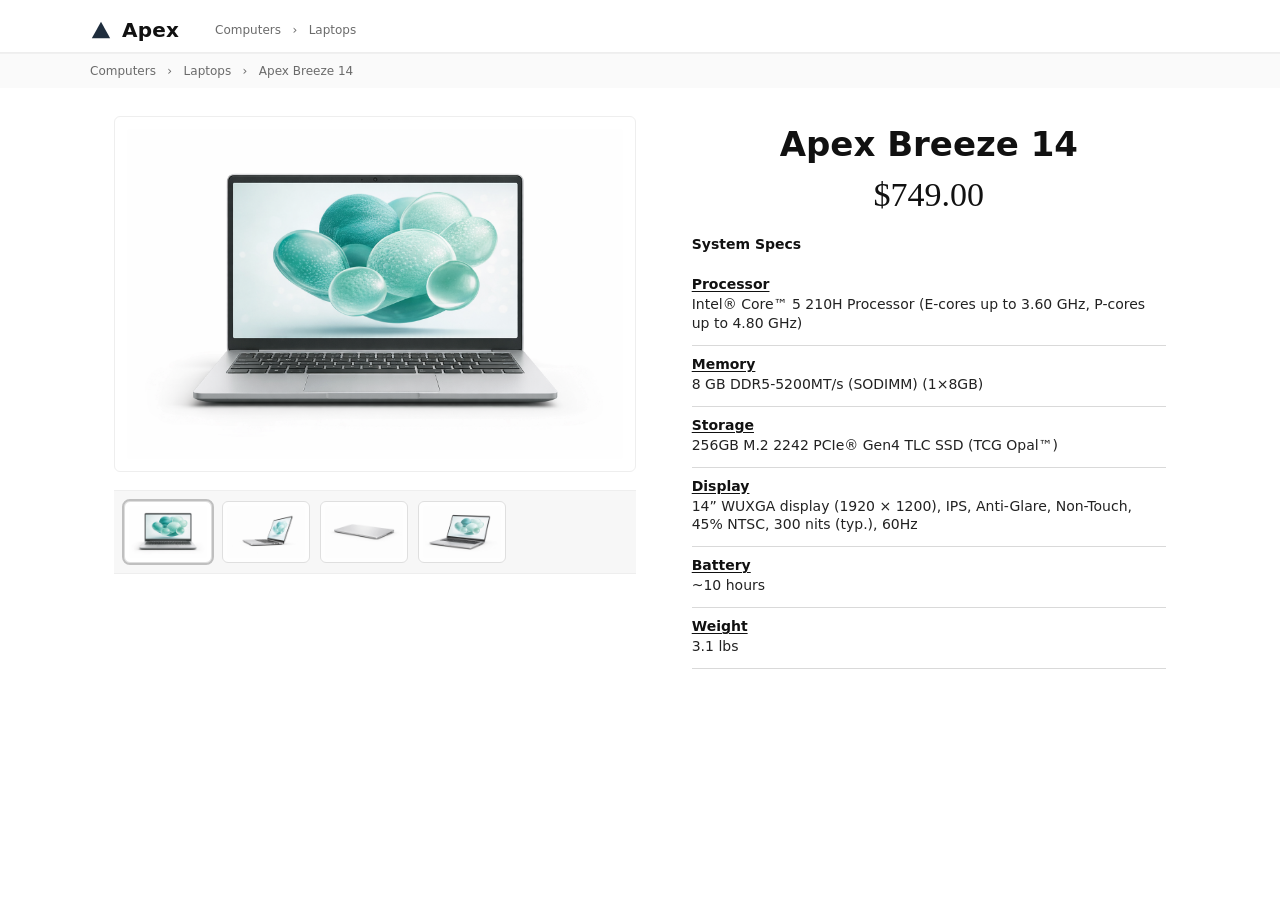
<file: index.html>
<!doctype html>
<html lang="en">
<head>
  <meta charset="utf-8" />
  <meta name="viewport" content="width=device-width, initial-scale=1" />
  <title>Apex Breeze 14</title>

  <style>
    :root{
      --ink:#111;
      --muted:#6b6b6b;
      --rule:#d9d9d9;
      --bg:#ffffff;
      --serif: Georgia, "Times New Roman", Times, serif;
      --sans: ui-sans-serif, system-ui, -apple-system, "Segoe UI", Roboto, Arial, "Noto Sans", "Helvetica Neue", Helvetica, sans-serif;
    }

    *{ box-sizing:border-box; }
    body{
      margin:0;
      background:var(--bg);
      color:var(--ink);
      font-family:var(--sans);
    }

    .topbar{
      border-bottom:1px solid #eee;
      padding:18px 24px 10px;
    }
    .topbar-inner{
      max-width:1100px;
      margin:0 auto;
      display:flex;
      align-items:center;
      gap:18px;
    }
    .logo{
      display:flex;
      align-items:center;
      gap:10px;
      font-weight:700;
      letter-spacing:.2px;
      font-size:20px;
    }
    .logo-mark{
      width:22px;
      height:22px;
      display:inline-block;
    }
    .crumbs{
      margin-left:18px;
      font-size:12px;
      color:var(--muted);
    }

    .crumbline{
      border-top:1px solid #f0f0f0;
      padding:10px 24px;
      background:#fafafa;
    }
    .crumbline-inner{
      max-width:1100px;
      margin:0 auto;
      font-size:12px;
      color:var(--muted);
    }

    .page{
      max-width:1100px;
      margin:0 auto;
      padding:28px 24px 54px;
    }

    .grid{
      display:grid;
      grid-template-columns: 1.1fr 1fr;
      gap:56px;
      align-items:start;
    }

    .media{
      display:flex;
      flex-direction:column;
      gap:18px;
    }
    .hero{
      border:1px solid #eee;
      border-radius:6px;
      padding:12px;
      background:#fff;
    }
    .hero img{
      width:100%;
      display:block;
      border-radius:4px;
    }

    .thumbs{
      display:flex;
      gap:10px;
      padding:10px;
      border-top:1px solid #eee;
      border-bottom:1px solid #eee;
      background:#f7f7f7;
      overflow:auto;
    }
    .thumb{
      width:88px;
      height:62px;
      border:1px solid #ddd;
      background:#fff;
      border-radius:6px;
      padding:4px;
      cursor:pointer;
      display:grid;
      place-items:center;
      opacity:.9;
      flex:0 0 auto;
    }
    .thumb img{
      width:100%;
      height:100%;
      object-fit:cover;
      display:block;
      border-radius:4px;
    }
    .thumb[aria-current="true"]{
      outline:2px solid #bfbfbf;
      opacity:1;
    }

    .title{
      text-align:center;
      font-size:34px;
      font-weight:700;
      margin:8px 0 12px;
    }
    .price{
      text-align:center;
      font-family:var(--serif);
      font-size:34px;
      margin:0 0 22px;
    }

    .spec-head{
      font-size:14px;
      font-weight:700;
      margin:0 0 14px;
    }

    .specs{
      width:100%;
      max-width:520px;
      margin:0 auto;
      font-size:14px;
    }
    .row{
      padding:10px 0 12px;
      border-bottom:1px solid var(--rule);
    }
    .label{
      font-weight:700;
      margin-bottom:3px;
      text-decoration:underline;
      text-underline-offset:2px;
    }
    .value{
      line-height:1.35;
      color:#222;
    }

    @media (max-width: 920px){
      .grid{ grid-template-columns:1fr; gap:28px; }
      .title, .price{ text-align:left; }
      .specs{ margin:0; }
    }
  </style>
</head>

<body>
  <div class="topbar">
    <div class="topbar-inner">
      <div class="logo" aria-label="Apex">
        <svg class="logo-mark" viewBox="0 0 24 24" fill="none" aria-hidden="true">
          <path d="M12 3L22 21H2L12 3Z" fill="#1f2d3d"/>
        </svg>
        Apex
      </div>
      <div class="crumbs">Computers &nbsp;&nbsp;›&nbsp;&nbsp; Laptops</div>
    </div>
  </div>

  <div class="crumbline">
    <div class="crumbline-inner">Computers &nbsp;&nbsp;›&nbsp;&nbsp; Laptops &nbsp;&nbsp;›&nbsp;&nbsp; Apex Breeze 14</div>
  </div>

  <main class="page">
    <div class="grid">

      <section class="media" aria-label="Product images">
        <div class="hero">
          <img id="heroImg" src="apex-main.png" alt="Apex Breeze 14">
        </div>

        <div class="thumbs" role="listbox" aria-label="More views">
          <button class="thumb" type="button" aria-current="true" data-src="apex-main.png" title="View 1">
            <img src="apex-main.png" alt="View 1">
          </button>

          <button class="thumb" type="button" aria-current="false" data-src="apex-1.png" title="View 2">
            <img src="apex-1.png" alt="View 2">
          </button>

          <button class="thumb" type="button" aria-current="false" data-src="apex-2.png" title="View 3">
            <img src="apex-2.png" alt="View 3">
          </button>

          <button class="thumb" type="button" aria-current="false" data-src="apex-3.png" title="View 4">
            <img src="apex-3.png" alt="View 4">
          </button>
        </div>
      </section>

      <section aria-label="Product details">
        <div class="title">Apex Breeze 14</div>
        <div class="price">$749.00</div>

        <div class="specs">
          <div class="spec-head">System Specs</div>

          <div class="row">
            <div class="label">Processor</div>
            <div class="value">Intel&reg; Core&trade; 5 210H Processor (E-cores up to 3.60 GHz, P-cores up to 4.80 GHz)</div>
          </div>

          <div class="row">
            <div class="label">Memory</div>
            <div class="value">8 GB DDR5-5200MT/s (SODIMM) (1&times;8GB)</div>
          </div>

          <div class="row">
            <div class="label">Storage</div>
            <div class="value">256GB M.2 2242 PCIe&reg; Gen4 TLC SSD (TCG Opal&trade;)</div>
          </div>

          <div class="row">
            <div class="label">Display</div>
            <div class="value">14&rdquo; WUXGA display (1920 &times; 1200), IPS, Anti-Glare, Non-Touch, 45% NTSC, 300 nits (typ.), 60Hz</div>
          </div>

          <div class="row">
            <div class="label">Battery</div>
            <div class="value">~10 hours</div>
          </div>

          <div class="row">
            <div class="label">Weight</div>
            <div class="value">3.1 lbs</div>
          </div>
        </div>
      </section>

    </div>
  </main>

  <script>
    const hero = document.getElementById('heroImg');
    const thumbs = Array.from(document.querySelectorAll('.thumb'));

    thumbs.forEach(btn => {
      btn.addEventListener('click', () => {
        hero.src = btn.dataset.src;
        thumbs.forEach(t => t.setAttribute('aria-current', 'false'));
        btn.setAttribute('aria-current', 'true');
      });
    });
  </script>
</body>
</html>
</file>
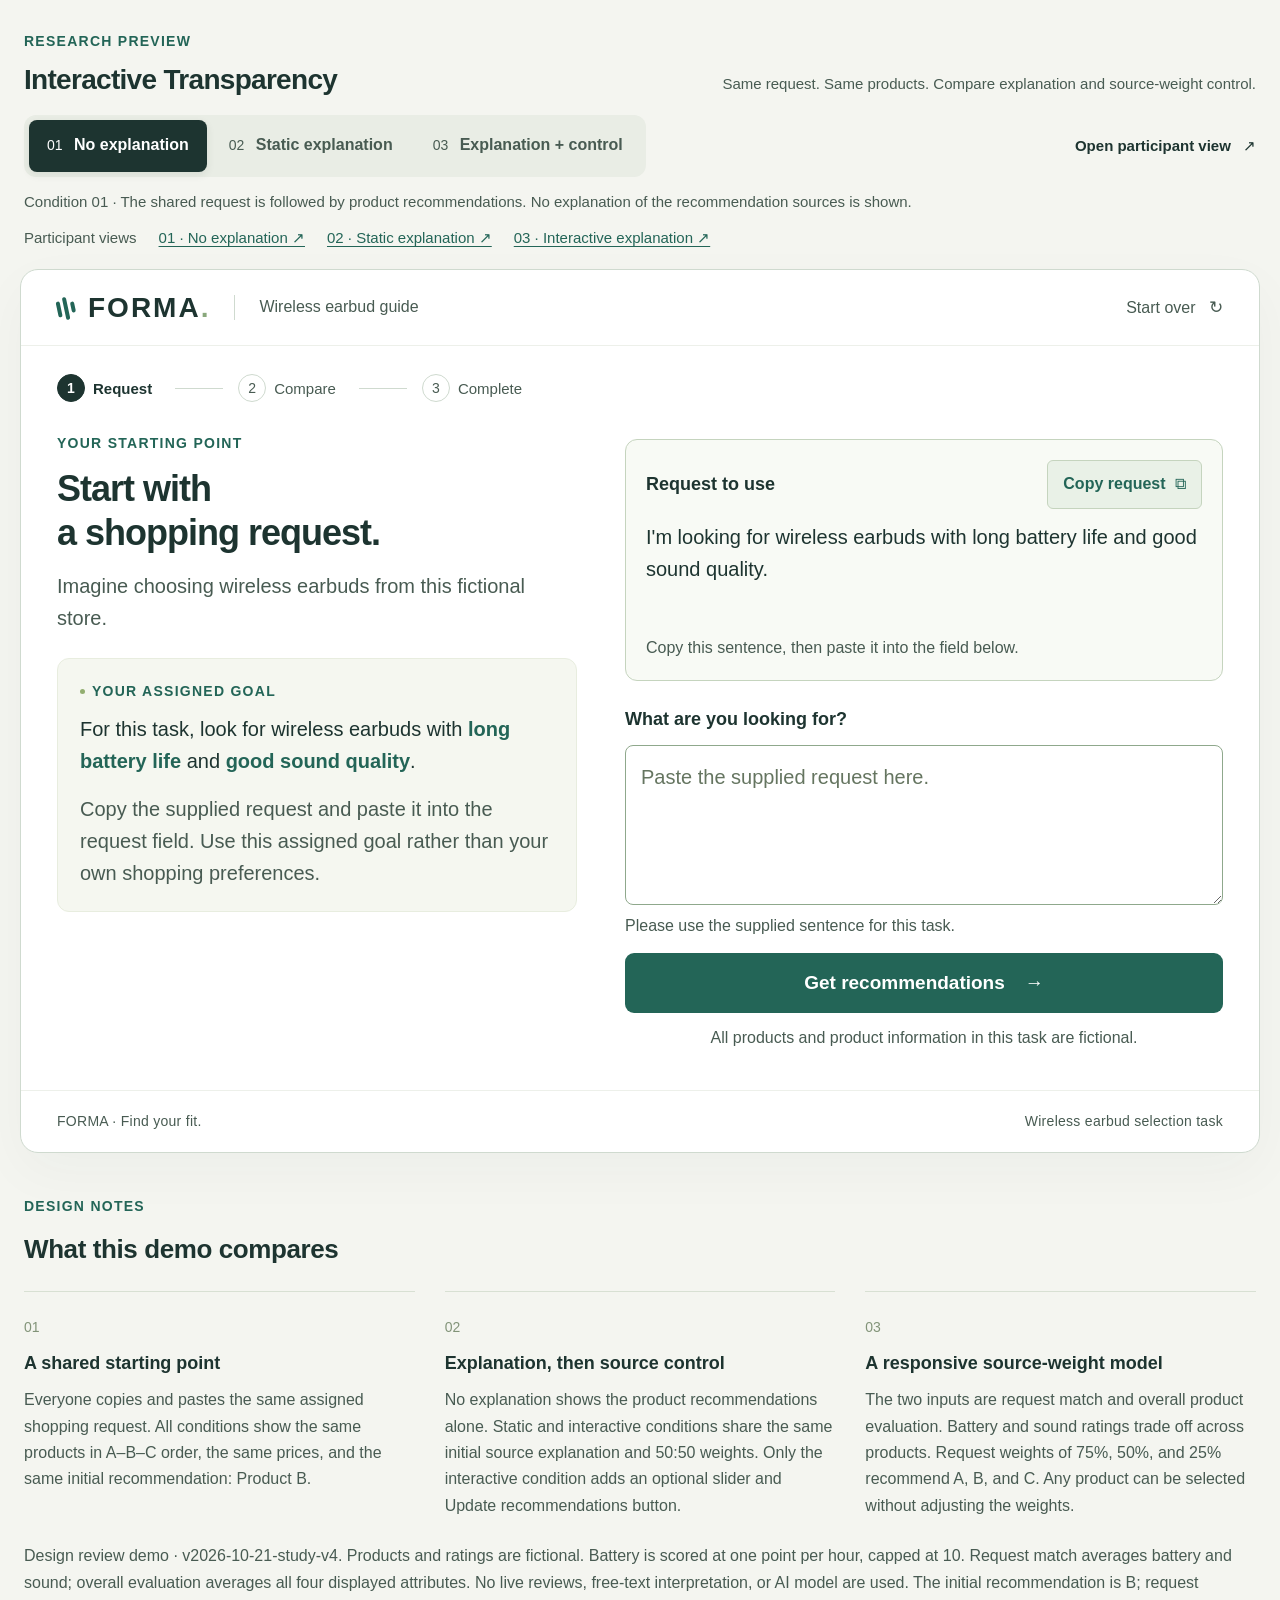
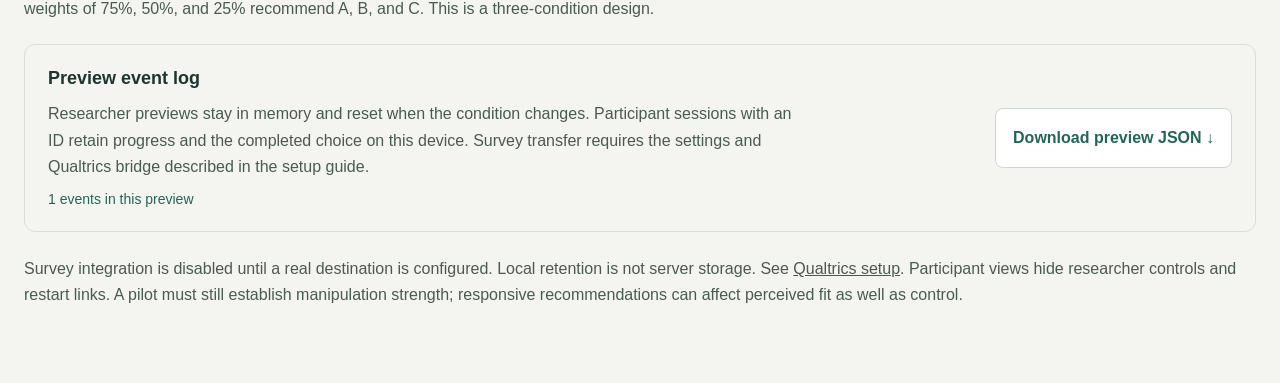
<file: interactive-transparency-demo/index.html>
<!doctype html>
<html lang="en">
<head>
  <meta charset="utf-8">
  <meta name="viewport" content="width=device-width, initial-scale=1">
  <meta name="theme-color" content="#f4f5f0">
  <meta name="description" content="A research demo comparing three recommendation interfaces with different levels of explanation and control.">
  <title>FORMA — Earbud Recommendation Demo</title>
  <link rel="stylesheet" href="./styles.css?v=2026-10-21-study-v4c">
  <script src="./study-config.js?v=2026-10-21-study-v4" defer></script>
  <script src="./study-session.js?v=2026-10-21-study-v4" defer></script>
  <script src="./app.js?v=2026-10-21-study-v4" defer></script>
</head>
<body>
  <a class="skip-link" href="#main">Skip to content</a>
  <div class="research-shell" id="research-shell">
    <div class="research-intro">
      <div><span class="eyebrow">RESEARCH PREVIEW</span><h1>Interactive Transparency</h1></div>
      <p>Same request. Same products. Compare explanation and source-weight control.</p>
    </div>
    <div class="research-toolbar">
      <div class="condition-tabs" role="group" aria-label="Choose an experimental condition">
        <button type="button" data-condition="none" aria-pressed="true"><span>01</span> No explanation</button>
        <button type="button" data-condition="static" aria-pressed="false"><span>02</span> Static explanation</button>
        <button type="button" data-condition="interactive" aria-pressed="false"><span>03</span> Explanation + control</button>
      </div>
      <a class="participant-link" id="participant-link" href="?c=1&amp;mode=participant" target="_blank" rel="noopener">Open participant view <span aria-hidden="true">↗</span></a>
    </div>
    <div class="condition-description" id="condition-description"></div>
    <div class="research-links" aria-label="Direct participant links"><span>Participant views</span><a data-participant-condition="none" href="?c=1&amp;mode=participant" target="_blank" rel="noopener">01 · No explanation ↗</a><a data-participant-condition="static" href="?c=2&amp;mode=participant" target="_blank" rel="noopener">02 · Static explanation ↗</a><a data-participant-condition="interactive" href="?c=3&amp;mode=participant" target="_blank" rel="noopener">03 · Interactive explanation ↗</a></div>
  </div>

  <div class="app-shell">
    <header class="app-header">
      <a class="brand" href="./" id="brand-link" aria-label="FORMA home"><span class="brand-icon" aria-hidden="true"><i></i><i></i><i></i></span>FORMA<span class="brand-dot">.</span></a>
      <span class="header-label">Wireless earbud guide</span>
      <button class="reset-button" type="button" id="reset-button" aria-label="Restart the current condition">Start over <span aria-hidden="true">↻</span></button>
    </header>

    <div class="session-notice" id="session-notice" hidden></div>
    <main id="main" tabindex="-1">
      <ol class="steps" aria-label="Task progress">
        <li data-step="1" class="active" aria-current="step"><span>1</span> Request</li>
        <li data-step="2"><span>2</span> Compare</li>
        <li data-step="3"><span>3</span> Complete</li>
      </ol>
      <div id="screen"></div>
    </main>
    <footer class="app-footer"><span>FORMA · Find your fit.</span><span>Wireless earbud selection task</span></footer>
  </div>

  <section class="design-notes" id="design-notes" aria-labelledby="notes-heading">
    <div><span class="eyebrow">DESIGN NOTES</span><h2 id="notes-heading">What this demo compares</h2></div>
    <div class="notes-grid">
      <article><span class="note-number">01</span><h3>A shared starting point</h3><p>Everyone copies and pastes the same assigned shopping request. All conditions show the same products in A–B–C order, the same prices, and the same initial recommendation: Product B.</p></article>
      <article><span class="note-number">02</span><h3>Explanation, then source control</h3><p>No explanation shows the product recommendations alone. Static and interactive conditions share the same initial source explanation and 50:50 weights. Only the interactive condition adds an optional slider and Update recommendations button.</p></article>
      <article><span class="note-number">03</span><h3>A responsive source-weight model</h3><p>The two inputs are request match and overall product evaluation. Battery and sound ratings trade off across products. Request weights of 75%, 50%, and 25% recommend A, B, and C. Any product can be selected without adjusting the weights.</p></article>
    </div>
    <p class="demo-disclaimer">Design review demo · v2026-10-21-study-v4. Products and ratings are fictional. Battery is scored at one point per hour, capped at 10. Request match averages battery and sound; overall evaluation averages all four displayed attributes. No live reviews, free-text interpretation, or AI model are used. The initial recommendation is B; request weights of 75%, 50%, and 25% recommend A, B, and C. This is a three-condition design.</p>
    <div class="event-export"><div><h3>Preview event log</h3><p>Researcher previews stay in memory and reset when the condition changes. Participant sessions with an ID retain progress and the completed choice on this device. Survey transfer requires the settings and Qualtrics bridge described in the setup guide.</p><span id="event-count">0 events in this preview</span></div><button type="button" class="secondary-button" id="export-events">Download preview JSON <span aria-hidden="true">↓</span></button></div>
    <p class="demo-disclaimer">Survey integration is disabled until a real destination is configured. Local retention is not server storage. See <a href="./QUALTRICS_SETUP.md">Qualtrics setup</a>. Participant views hide researcher controls and restart links. A pilot must still establish manipulation strength; responsive recommendations can affect perceived fit as well as control.</p>
  </section>
  <div class="sr-only" id="announcement" aria-live="polite" aria-atomic="true"></div>
</body>
</html>
</file>
<file: interactive-transparency-demo/styles.css>
:root{--bg:#f4f5f0;--paper:#fff;--ink:#1d3430;--muted:#6a7771;--line:#e1e7df;--teal:#236557;--teal-dark:#174b41;--mint:#e9f1e7;--lime:#d9edaa;--error:#a03e2a;--shadow:0 18px 55px rgba(29,52,48,.035);font-family:Inter,Pretendard,-apple-system,BlinkMacSystemFont,"Segoe UI","Noto Sans KR",Arial,sans-serif;color:var(--ink);background:var(--bg);font-synthesis:none}
*{box-sizing:border-box}body{margin:0}button,input,a{-webkit-tap-highlight-color:transparent}button,input{font:inherit}button,a{touch-action:manipulation}button{cursor:pointer}a{color:inherit}button:focus-visible,a:focus-visible,input:focus-visible{outline:3px solid #86b879;outline-offset:4px}button:disabled{cursor:not-allowed}button{color:inherit}.skip-link{position:absolute;left:16px;top:-60px;background:var(--ink);color:white;padding:12px;z-index:99}.skip-link:focus{top:12px}.sr-only{position:absolute;width:1px;height:1px;padding:0;margin:-1px;overflow:hidden;clip:rect(0,0,0,0);white-space:nowrap;border:0}.research-shell{max-width:1240px;margin:0 auto;padding:36px 30px 24px}.research-intro{display:flex;align-items:end;justify-content:space-between;gap:30px;margin-bottom:24px}.eyebrow{font-size:10px;letter-spacing:.17em;font-weight:750;color:var(--teal)}.research-intro h1{font-size:21px;letter-spacing:-.7px;margin:8px 0 0}.research-intro p{font-size:12px;color:var(--muted);margin:0;line-height:1.7}.research-toolbar{display:flex;justify-content:space-between;align-items:center;gap:20px}.condition-tabs{display:flex;background:#e9ede5;padding:5px;border-radius:12px;gap:4px}.condition-tabs button{border:0;background:transparent;padding:12px 20px;border-radius:8px;font-size:12px;font-weight:650;color:var(--muted);white-space:nowrap}.condition-tabs button span{font-size:10px;font-weight:500;margin-right:7px;opacity:.65}.condition-tabs button[aria-pressed=true]{background:var(--ink);color:#fff;box-shadow:0 3px 9px #1d343017}.participant-link{font-size:12px;text-decoration:none;font-weight:650;padding:12px 0;white-space:nowrap}.participant-link span{margin-left:8px}.condition-description{color:var(--muted);font-size:11px;line-height:1.7;min-height:20px;margin-top:12px}.app-shell{max-width:1180px;margin:0 auto 32px;background:var(--paper);border:1px solid var(--line);border-radius:22px;box-shadow:var(--shadow);overflow:hidden}.app-header{height:88px;padding:0 48px;display:flex;align-items:center;border-bottom:1px solid #edf0ea}.brand{font-size:24px;letter-spacing:2px;font-weight:800;text-decoration:none;display:flex;align-items:center}.brand-dot{color:#89a87c}.brand-icon{display:flex;align-items:center;gap:3px;margin-right:13px;height:22px;transform:rotate(-12deg)}.brand-icon i{display:block;width:4px;background:var(--teal);border-radius:2px;height:16px}.brand-icon i:nth-child(2){height:23px}.brand-icon i:nth-child(3){height:11px}.header-label{font-size:11px;color:var(--muted);margin-left:24px;padding-left:24px;border-left:1px solid var(--line)}.reset-button{margin-left:auto;border:0;background:none;font-size:11px;color:var(--muted);padding:12px 0 12px 12px}.reset-button span{font-size:17px;margin-left:9px}main{padding:36px 48px 52px;min-height:620px}main:focus{outline:none}.steps{display:flex;gap:0;list-style:none;margin:0 0 46px;padding:0;align-items:center;font-size:11px;color:#95a198}.steps li{display:flex;align-items:center;gap:8px;white-space:nowrap}.steps li:not(:last-child):after{content:"";width:48px;height:1px;background:var(--line);margin:0 15px}.steps li span{width:22px;height:22px;border:1px solid var(--line);border-radius:50%;display:grid;place-items:center;font-size:10px}.steps .active{font-weight:700;color:var(--ink)}.steps .active span{background:var(--ink);color:white;border-color:var(--ink)}.steps .done span{background:var(--mint);border-color:var(--mint);color:var(--teal)}.screen-title{font-size:32px;line-height:1.38;letter-spacing:-1.3px;margin:10px 0 14px;font-weight:700}.screen-copy{font-size:13px;line-height:1.8;color:var(--muted);margin:0}.preference-layout{display:grid;grid-template-columns:1.02fr 1fr;gap:70px;align-items:start}.task-card{background:#f5f7f0;padding:22px 24px;border:1px solid #e8eddf;border-radius:12px;margin-top:30px}.task-label{font-size:10px;color:var(--teal);font-weight:750;letter-spacing:.09em;display:flex;align-items:center;gap:7px}.task-label:before{content:"";width:5px;height:5px;border-radius:50%;background:#92ae70}.task-card p{margin:11px 0 0;font-size:14px;line-height:1.85}.task-card strong{color:var(--teal)}.task-card .task-small{font-size:11px;color:var(--muted);margin-top:9px}.preference-form{padding-top:13px}.form-label{font-size:12px;font-weight:700;margin:0 0 16px}.preference-options{display:grid;grid-template-columns:1fr 1fr;gap:12px}.preference-option{position:relative;display:flex;align-items:center;padding:21px 17px;border:1px solid var(--line);border-radius:11px;cursor:pointer;gap:12px;min-height:89px;transition:background .15s,border .15s}.preference-option:hover{background:#fafbf8}.preference-option:has(input:checked){border-color:var(--teal);background:#f0f6ed}.preference-option input{position:absolute;inset:0;opacity:0;width:100%;height:100%;margin:0;cursor:pointer}.preference-option:has(input:focus-visible){outline:3px solid #86b879;outline-offset:3px}.option-icon{width:28px;height:28px;color:#698574}.option-title{font-size:13px;font-weight:650}.option-check{margin-left:auto;display:grid;place-items:center;width:18px;height:18px;border:1px solid #cfd9ce;border-radius:50%;color:transparent;font-size:11px}.preference-option:has(input:checked) .option-check{border-color:var(--teal);background:var(--teal);color:white}.primary-button{display:flex;align-items:center;justify-content:center;gap:20px;background:var(--teal);color:#fff;border:0;border-radius:9px;padding:17px 23px;font-size:13px;font-weight:650;min-height:49px;transition:background .15s,transform .15s}.primary-button:hover:not(:disabled){background:var(--teal-dark);transform:translateY(-1px)}.primary-button:disabled{background:#dce4db;color:#8c9a8c}.primary-button.full{width:100%}.preference-form .primary-button{margin-top:22px}.form-error{font-size:12px;color:var(--error);line-height:1.6;min-height:20px;margin:10px 0 0}.form-hint{font-size:10px;color:#879287;margin:13px 0 0;text-align:center;line-height:1.6}.recommendation-heading{display:flex;justify-content:space-between;gap:24px;align-items:center}.recommendation-heading .screen-title{font-size:29px;margin-top:7px;margin-bottom:9px}.recommendation-heading .screen-copy{font-size:12px}.category-pill{border:1px solid var(--line);padding:8px 12px;border-radius:20px;font-size:10px;color:var(--muted);white-space:nowrap}.explanation-panel{background:#f3f7ef;border:1px solid #e3ecdc;border-radius:12px;padding:22px 25px;margin:28px 0 0}.explanation-top{display:flex;justify-content:space-between;align-items:center;gap:20px}.explanation-label{color:var(--teal);font-size:10px;font-weight:750;letter-spacing:.07em;margin-bottom:8px}.explanation-main{font-size:15px;font-weight:650;letter-spacing:-.3px}.weight-visual{display:flex;width:185px;gap:5px;flex-shrink:0}.weight-visual div{height:6px;border-radius:3px;background:var(--teal);transition:width .2s}.weight-visual div:last-child{background:#a9c395}.weight-labels{display:flex;justify-content:space-between;font-size:10px;color:var(--muted);margin-top:8px}.control-divider{height:1px;background:#dfe9d8;margin:22px 0 18px}.control-heading{display:flex;align-items:baseline;gap:10px;margin-bottom:13px}.control-heading h3{font-size:12px;margin:0}.control-heading p{font-size:10px;color:var(--muted);margin:0;line-height:1.6}.preset-row{display:flex;gap:12px;align-items:stretch}.preset-options{display:grid;grid-template-columns:repeat(3,1fr);gap:9px;flex:1}.preset{position:relative;background:#fff;border:1px solid #dce5d7;border-radius:8px;padding:12px 15px;cursor:pointer}.preset:has(input:checked){border-color:var(--teal);box-shadow:0 0 0 1px var(--teal);background:#fff}.preset:has(input:focus-visible){outline:3px solid #86b879;outline-offset:3px}.preset input{position:absolute;opacity:0;inset:0;width:100%;height:100%;cursor:pointer;margin:0}.preset strong{display:block;font-size:11px;margin-bottom:5px}.preset small{font-size:9px;color:var(--muted)}.apply-button{padding:12px 19px;font-size:11px;white-space:nowrap}.apply-status{font-size:10px;line-height:1.7;color:var(--teal);margin:12px 0 0;min-height:17px}.products-caption{display:flex;justify-content:space-between;align-items:baseline;margin:29px 0 14px;gap:15px}.products-caption h3{font-size:12px;margin:0;font-weight:650}.products-caption p{font-size:10px;color:var(--muted);margin:0;line-height:1.6}.products-grid{display:grid;grid-template-columns:repeat(3,1fr);gap:17px}.product-card{position:relative;border:1px solid var(--line);border-radius:13px;padding:19px;cursor:pointer;display:block;background:#fff;transition:border .15s,box-shadow .15s}.product-card:hover{border-color:#a7bba2;box-shadow:0 6px 20px #1d343008}.product-card.selected{border-color:var(--teal);box-shadow:0 0 0 1px var(--teal)}.product-card:has(input:focus-visible){outline:3px solid #86b879;outline-offset:4px}.product-card>input{position:absolute;opacity:0;inset:0;width:100%;height:100%;margin:0;cursor:pointer}.product-topline{display:flex;align-items:center;justify-content:space-between;min-height:24px;position:relative;pointer-events:none}.product-number{font-size:10px;color:#879587;font-weight:600}.recommend-badge{background:var(--mint);color:var(--teal);font-size:9px;padding:5px 8px;border-radius:5px;font-weight:700;letter-spacing:.01em}.product-art{height:141px;display:flex;align-items:center;justify-content:center;margin:2px 0 5px;pointer-events:none;background:radial-gradient(ellipse at 50% 80%,#f0f3ed 0%,transparent 64%)}.earbud-svg{width:145px;height:130px;overflow:visible}.product-heading{display:flex;align-items:center;justify-content:space-between;margin-bottom:4px;pointer-events:none}.product-heading h4{font-size:16px;letter-spacing:-.4px;margin:0}.selection-circle{width:19px;height:19px;border-radius:50%;border:1px solid #ccd7c8;display:grid;place-items:center;font-size:11px;color:transparent}.selected .selection-circle{background:var(--teal);border-color:var(--teal);color:#fff}.product-subtitle{font-size:10px;color:var(--muted);margin:0}.product-price{font-size:17px;letter-spacing:-.4px;font-weight:650;margin:16px 0}.product-price small{font-size:11px;font-weight:500;margin-left:2px}.spec-row{display:flex;align-items:center;gap:8px;font-size:10px;margin:10px 0}.spec-name{width:33px;color:var(--muted)}.spec-track{flex:1;height:4px;background:#edf0e9;border-radius:5px;overflow:hidden}.spec-track span{height:100%;display:block;background:#9bb68c;border-radius:5px}.spec-number{font-size:10px;color:var(--ink);width:37px;text-align:right}.product-bottom{border-top:1px solid #edf0e9;margin-top:15px;padding-top:12px;font-size:9px;color:#8b958a;display:flex;justify-content:space-between;gap:8px}.recommendation-actions{display:flex;justify-content:space-between;gap:25px;align-items:center;border-top:1px solid var(--line);margin-top:28px;padding-top:24px}.selection-summary{font-size:12px;font-weight:600;line-height:1.8}.action-hint{color:var(--muted);font-size:10px;font-weight:400;margin-top:2px;max-width:600px}.recommendation-actions .primary-button{min-width:190px}.app-footer{padding:22px 48px;border-top:1px solid #edf0ea;display:flex;justify-content:space-between;color:#899588;font-size:9px;letter-spacing:.02em}.design-notes{max-width:1180px;margin:0 auto 50px;padding:8px 0}.design-notes h2{font-size:17px;letter-spacing:-.4px;margin:9px 0 22px}.notes-grid{display:grid;grid-template-columns:repeat(3,1fr);gap:30px}.notes-grid article{border-top:1px solid #d8e0d3;padding-top:18px}.note-number{font-size:10px;color:#819378}.notes-grid h3{font-size:12px;margin:9px 0}.notes-grid p{font-size:11px;line-height:1.9;color:var(--muted);margin:0}.demo-disclaimer{margin-top:24px;font-size:10px;color:#879280;line-height:1.8}.completion-layout{max-width:550px;text-align:center;margin:10px auto 0}.completion-icon{width:54px;height:54px;border-radius:50%;background:var(--mint);color:var(--teal);display:grid;place-items:center;margin:0 auto 20px;font-size:24px}.completion-layout .screen-title{font-size:29px}.completion-card{border:1px solid var(--line);border-radius:15px;display:flex;align-items:center;text-align:left;margin:27px 0;padding:19px 27px;gap:25px;background:#fbfcf9}.completion-card .product-art{width:135px;height:126px;margin:0;flex-shrink:0}.completion-card h3{font-size:21px;margin:8px 0}.completion-card p{font-size:11px;color:var(--muted);margin:7px 0}.completion-details{display:flex;justify-content:center;gap:25px;font-size:11px;color:var(--muted);line-height:1.8;margin-bottom:25px}.completion-details strong{color:var(--ink);font-weight:600}.secondary-button{border:1px solid #cdd9c7;background:white;color:var(--teal);padding:14px 24px;font-size:12px;font-weight:650;border-radius:8px}.secondary-button:hover{background:var(--mint)}.participant-mode .research-shell,.participant-mode .design-notes{display:none}.participant-mode .app-shell{margin-top:40px}.participant-mode .app-shell{min-height:calc(100vh - 80px)}.participant-mode main{min-height:calc(100vh - 230px)}[hidden]{display:none!important}
@media(min-width:1500px){.research-shell{padding-top:45px}.app-shell{margin-bottom:40px}}
@media(max-width:1000px){.research-shell{padding-left:24px;padding-right:24px}.app-shell{margin-left:24px;margin-right:24px}.design-notes{margin-left:24px;margin-right:24px}.app-header{padding-left:32px;padding-right:32px}main{padding:30px 32px 40px}.preference-layout{gap:35px}.screen-title{font-size:28px}.preference-option{padding:18px 12px;gap:7px}.option-icon{width:23px;height:23px}.preset-row{flex-direction:column}.apply-button{align-self:flex-end}.product-card{padding:15px}.product-art{height:125px}.control-heading{flex-wrap:wrap}.app-footer{padding-left:32px;padding-right:32px}}
@media(max-width:700px){.research-shell{padding:24px 16px 19px}.research-intro{display:block;margin-bottom:17px}.research-intro h1{font-size:19px}.research-intro p{font-size:11px;margin-top:10px}.research-toolbar{display:block}.condition-tabs{width:100%}.condition-tabs button{flex:1;padding:12px 5px;font-size:11px}.condition-tabs button span{margin-right:4px}.participant-link{display:inline-block;padding-top:13px;padding-bottom:0;font-size:11px}.condition-description{margin-top:8px;font-size:10px}.app-shell{margin:0 12px 25px;border-radius:16px}.app-header{height:73px;padding:0 22px}.brand{font-size:21px}.brand-icon{margin-right:10px;transform:scale(.85) rotate(-12deg)}.header-label{display:none}.reset-button{font-size:10px}main{padding:26px 22px 35px;min-height:580px}.steps{margin-bottom:32px;font-size:10px}.steps li:not(:last-child):after{width:25px;margin:0 9px}.steps li{gap:6px}.steps li span{width:20px;height:20px;font-size:9px}.preference-layout{grid-template-columns:1fr;gap:25px}.screen-title{font-size:27px;line-height:1.4}.screen-copy{font-size:12px}.task-card{margin-top:23px;padding:19px}.task-card p{font-size:13px}.preference-form{padding-top:0}.preference-option{padding:18px 16px;min-height:76px;gap:10px}.option-icon{width:25px;height:25px}.preference-form .primary-button{margin-top:19px}.research-intro .eyebrow{font-size:9px}.recommendation-heading{align-items:start;gap:12px}.recommendation-heading .screen-title{font-size:25px}.category-pill{display:none}.recommendation-heading .screen-copy{font-size:11px}.explanation-panel{padding:19px;margin-top:23px}.explanation-top{display:block}.explanation-main{font-size:13px}.weight-chart{margin-top:17px}.weight-visual{width:100%}.control-heading h3{font-size:11px}.control-heading p{font-size:10px}.preset-row{gap:12px}.preset-options{gap:7px;width:100%}.preset{padding:11px 7px;text-align:center}.preset strong{font-size:10px}.preset small{font-size:8px;white-space:nowrap}.apply-button{width:100%;min-height:42px}.products-caption{display:block;margin-top:25px}.products-caption h3{font-size:11px}.products-caption p{font-size:9px;margin-top:6px}.products-grid{grid-template-columns:1fr;gap:12px}.product-card{display:grid;grid-template-columns:96px 1fr;padding:16px;gap:0 17px;align-items:start}.product-topline{grid-column:1/-1;min-height:20px;margin-bottom:3px}.product-number{font-size:9px}.recommend-badge{font-size:8px;padding:4px 7px}.product-art{grid-column:1;grid-row:2/8;height:125px;width:96px;margin:0;align-self:center}.earbud-svg{width:105px;height:110px}.product-heading{grid-column:2;margin-top:9px}.product-heading h4{font-size:15px}.product-subtitle{font-size:9px;grid-column:2}.product-price{grid-column:2;font-size:15px;margin:10px 0 7px}.spec-row{grid-column:2;font-size:9px;margin:4px 0;gap:6px}.spec-number{font-size:9px}.product-bottom{grid-column:2;margin-top:10px;padding-top:8px;font-size:8px}.recommendation-actions{align-items:stretch;flex-direction:column;gap:15px;margin-top:22px;padding-top:20px}.recommendation-actions .primary-button{width:100%;font-size:12px}.selection-summary{font-size:11px}.action-hint{font-size:10px}.app-footer{padding:18px 22px;font-size:8px}.design-notes{margin:0 23px 34px}.notes-grid{grid-template-columns:1fr;gap:19px}.notes-grid article{padding-top:14px}.notes-grid h3{display:inline-block;margin:0 0 9px 10px}.notes-grid p{font-size:10px}.design-notes h2{font-size:15px;margin-bottom:18px}.demo-disclaimer{font-size:9px;margin-top:20px}.completion-layout{margin-top:0}.completion-layout .screen-title{font-size:26px}.completion-card{padding:17px 13px;gap:12px}.completion-card .product-art{width:104px;height:111px}.completion-card h3{font-size:19px}.completion-card p{font-size:10px}.completion-details{gap:16px;font-size:10px;flex-wrap:wrap}.participant-mode .app-shell{margin-top:12px;min-height:calc(100vh - 24px)}.participant-mode main{min-height:calc(100vh - 150px)}}
@media(prefers-reduced-motion:reduce){*,*:before,*:after{transition:none!important;scroll-behavior:auto!important}}

/* Keep English labels comfortable on small screens. */
.option-icon,.option-check{flex-shrink:0}.option-title{line-height:1.45}.preset small{line-height:1.6}.spec-name{width:37px;flex-shrink:0}.product-bottom{flex-wrap:wrap}.condition-description{min-height:20px}
@media(max-width:700px){.condition-tabs button{white-space:normal;line-height:1.45;min-width:0;display:flex;flex-direction:column;align-items:center;justify-content:center;gap:4px}.condition-tabs button span{margin-right:0}.steps li:not(:last-child):after{width:18px;margin:0 8px}.option-title{font-size:12px}.preference-option{gap:8px}.option-icon{width:23px;height:23px}.preset strong{line-height:1.4}.product-bottom{row-gap:4px}}

/* Source-weight demo: shared request input and matched source explanations. */
.research-links{display:flex;align-items:center;flex-wrap:wrap;gap:10px 18px;margin-top:12px;font-size:10px}.research-links>span{color:var(--muted)}.research-links a{color:var(--teal);text-underline-offset:3px}.request-source{border:1px solid var(--line);border-radius:12px;padding:17px;background:#f8faf5}.request-source-heading{display:flex;align-items:center;justify-content:space-between;gap:12px;margin-bottom:12px}.request-source-heading .form-label{margin:0;font-size:11px}.copy-request-button{border:0;background:var(--mint);color:var(--teal);font-size:10px;font-weight:650;padding:9px 11px;border-radius:6px;white-space:nowrap}.copy-request-button:hover{background:#dcead6}.copy-request-button span{margin-left:5px}.assigned-request,.request-input{display:block;width:100%;font:inherit;font-size:13px;line-height:1.7;color:var(--ink);border-radius:8px}.assigned-request{border:0;background:transparent;resize:none;padding:0;min-height:75px;cursor:text}.assigned-request:focus-visible{outline:2px solid #86b879;outline-offset:4px}.copy-status{font-size:10px;line-height:1.6;color:var(--muted);margin:9px 0 0;min-height:16px}.request-label{display:block;margin:25px 0 11px}.request-input{border:1px solid #cedbc8;background:#fff;padding:15px;resize:vertical;min-height:132px}.request-input::placeholder{color:#98a293}.request-input:focus{outline:2px solid #86b879;outline-offset:2px}.request-input[aria-invalid=true]{border-color:var(--error)}.request-hint{font-size:10px;line-height:1.6;color:var(--muted);margin:9px 0 0}.preference-form .form-error{margin:7px 0 0}.preference-form .primary-button{margin-top:15px}.source-heading{font-size:17px;letter-spacing:-.3px;margin:4px 0 10px}.source-intro{font-size:12px;color:var(--muted);line-height:1.8;margin:0;max-width:780px}.source-definitions{display:grid;grid-template-columns:1fr 1fr;gap:24px;margin:20px 0;padding-top:18px;border-top:1px solid #dfe9d8}.source-definitions h4{font-size:12px;margin:0 0 7px}.source-definitions p{font-size:11px;line-height:1.8;color:var(--muted);margin:0;max-width:350px}.source-weight-labels{display:flex;justify-content:space-between;gap:25px;font-size:11px;line-height:1.6;margin-top:24px}.source-weight-labels span{display:flex;align-items:baseline;gap:12px}.source-weight-labels span:last-child{text-align:right}.source-weight-labels strong{font-size:14px;font-weight:700;white-space:nowrap}.source-weight-bar{display:flex;width:100%;height:9px;border-radius:6px;overflow:hidden;gap:3px;margin-top:10px;background:#e1eadb}.source-weight-bar span{height:100%;background:var(--teal);transition:width .2s}.source-weight-bar span:last-child{background:#a7c38f}.source-controls{margin-top:25px;padding-top:21px;border-top:1px solid #dfe9d8}.range-heading{display:flex;justify-content:space-between;align-items:baseline;font-size:12px;font-weight:650;margin-bottom:13px}.range-heading output{font-size:13px;font-weight:700;color:var(--teal)}#source-weight{display:block;width:100%;height:24px;margin:0;accent-color:var(--teal);cursor:pointer}#source-weight:focus-visible{outline:3px solid #86b879;outline-offset:5px;border-radius:4px}.range-endpoints{display:flex;justify-content:space-between;color:var(--muted);font-size:9px;margin:5px 0 17px}.source-apply-row{display:flex;justify-content:space-between;align-items:center;gap:24px}.source-apply-row p{margin:0;color:var(--muted);font-size:10px;line-height:1.8}.source-apply-row strong{font-weight:600;color:var(--ink)}.source-apply-row .primary-button{flex-shrink:0}.recommendation-status{font-size:10px;color:var(--teal);margin:-6px 0 14px;min-height:15px}.product-facts{margin:15px 0 0;display:grid;gap:10px;font-size:10px}.product-facts div{display:flex;justify-content:space-between;gap:12px}.product-facts dt{color:var(--muted)}.product-facts dd{margin:0;font-weight:550;text-align:right}.event-export{border:1px solid #d8e0d3;border-radius:11px;padding:20px 23px;display:flex;align-items:center;gap:35px;justify-content:space-between;margin-top:22px}.event-export h3{font-size:12px;margin:0 0 8px}.event-export p{font-size:10px;line-height:1.8;color:var(--muted);margin:0;max-width:750px}.event-export .secondary-button{white-space:nowrap;font-size:10px;padding:13px 17px}.event-export #event-count{font-size:9px;color:var(--teal);display:block;margin-top:9px}.participant-mode .event-export{display:none}
@media(max-width:1000px){.source-apply-row{align-items:flex-start;flex-direction:column;gap:14px}.source-apply-row .primary-button{align-self:flex-end}.source-weight-labels{font-size:10px}.source-weight-labels span{gap:7px}.source-weight-labels strong{font-size:13px}}
@media(max-width:700px){.research-links{font-size:9px;gap:10px 13px;margin-top:14px}.research-links>span{width:100%}.assigned-request{font-size:12px;min-height:82px}.request-input{font-size:16px;min-height:140px}.request-source{padding:16px}.request-label{font-size:12px}.source-heading{font-size:15px;line-height:1.5}.source-intro{font-size:11px}.source-definitions{gap:15px;margin:17px 0;padding-top:16px}.source-definitions h4{font-size:10px;line-height:1.6}.source-definitions p{font-size:10px}.source-weight-labels{font-size:9px;gap:15px}.source-weight-labels span{display:block;max-width:55%}.source-weight-labels strong{display:block;margin-top:4px;font-size:13px}.source-weight-bar{height:8px}.range-heading{font-size:11px;gap:15px}.source-controls{padding-top:18px;margin-top:20px}.source-apply-row{gap:16px}.source-apply-row .primary-button{width:100%;font-size:10px}.source-apply-row p{font-size:9px}.product-art{grid-row:2/7}.product-facts{grid-column:2;gap:8px;font-size:9px;margin:9px 0 0}.product-facts div{gap:8px}.product-bottom{grid-column:1/-1;margin-top:16px;padding-top:11px}.recommendation-status{font-size:9px;margin-top:-4px}.event-export{display:block;padding:18px}.event-export .secondary-button{margin-top:16px;width:100%}.event-export p{font-size:9px}.app-footer span:last-child{max-width:55%;text-align:right;line-height:1.6}}
/* Readable stimulus layout. Shared rules apply equally across all conditions. */
:root{--muted:#4f6058;--line:#cfdacf;font-size:18px}
body{line-height:1.55;-webkit-text-size-adjust:100%}
textarea{font:inherit}
.research-shell{max-width:1320px;padding:24px 24px 20px}
.research-intro{margin-bottom:18px;gap:24px}
.research-intro h1{font-size:28px;line-height:1.2}
.research-intro p,.condition-description,.participant-link,.research-links{font-size:15px}
.eyebrow,.research-intro .eyebrow,.explanation-label,.task-label{font-size:14px;letter-spacing:.09em}
.condition-tabs button{font-size:16px;min-height:52px;padding:12px 18px}
.condition-tabs button span{font-size:14px;opacity:1}
.research-toolbar{flex-wrap:wrap;gap:12px}
.condition-description{margin-top:12px}
.research-links{gap:12px 22px}
.app-shell{max-width:1280px;margin:0 auto 28px;border-radius:18px;overflow:visible}
.app-header{height:76px;padding:0 36px}
.brand{font-size:28px}
.header-label,.reset-button{font-size:16px}
.reset-button{min-height:48px}
main{padding:28px 36px 40px;min-height:0}
.steps{font-size:15px;color:var(--muted);margin-bottom:24px}
.steps li span{font-size:14px;width:28px;height:28px}
.screen-title{font-size:36px;line-height:1.2;letter-spacing:-1px;margin:10px 0 16px}
.screen-copy,.task-card p,.task-card .task-small{font-size:18px;line-height:1.65}
.preference-layout{grid-template-columns:1fr 1.15fr;gap:48px}
.task-card{padding:22px;margin-top:24px}
.task-card .task-small{margin-top:16px}
.form-label,.request-label,.request-source-heading .form-label{font-size:18px}
.request-source{padding:20px;border-color:#c5d4be}
.copy-request-button{font-size:16px;padding:11px 15px;min-height:46px;border:1px solid #c5d4be}
.assigned-request,.request-input{font-size:18px;line-height:1.65}
.assigned-request{min-height:106px}
.request-input{min-height:140px;border-color:#8fa88c}
.request-input::placeholder{color:#657560}
.copy-status,.request-hint,.form-error,.form-hint{font-size:16px;line-height:1.5;color:var(--muted)}
.form-error{color:var(--error)}
.form-error:empty{display:none}
.primary-button,.secondary-button{font-size:18px;min-height:56px;padding:15px 22px;line-height:1.35}
.primary-button:disabled{background:#dce4db;color:#4f6058}
.recommendation-heading{align-items:flex-start;gap:18px}
.recommendation-heading .screen-title{font-size:34px;margin:6px 0 10px}
.recommendation-heading .screen-copy{font-size:18px}
.category-pill{font-size:14px;padding:9px 13px;margin-top:8px}
.recommendation-status{position:sticky;top:10px;z-index:5;display:flex;align-items:center;flex-wrap:wrap;gap:6px 18px;margin:20px 0 0;padding:15px 20px;border:2px solid #7fa38b;border-radius:12px;background:#f1f6ed;box-shadow:0 5px 18px #1d343014;color:var(--ink);font-size:17px;min-height:68px}
.recommendation-status-label{font-size:17px;font-weight:600}
.recommendation-status>strong{font-size:26px;color:var(--teal);line-height:1.2}
.recommendation-update{font-size:16px;margin-left:auto}
.recommendation-update:empty{display:none}
.explanation-panel{display:grid;grid-template-columns:minmax(0,1fr) minmax(0,1.15fr);gap:28px;padding:26px;margin:20px 0 0;border:1px solid #bccfb3;border-radius:14px}
.source-description,.source-settings{min-width:0}
.source-settings{border-left:1px solid #c9d8c2;padding-left:28px}
.source-heading{font-size:25px;line-height:1.25;margin:7px 0 12px;letter-spacing:-.5px}
.source-intro{font-size:18px;line-height:1.55;color:var(--muted);max-width:none}
.source-definitions{grid-template-columns:1fr;gap:18px;margin:18px 0 0;padding-top:18px;border-color:#c9d8c2}
.source-definitions h4{font-size:18px;line-height:1.4;margin:0 0 5px}
.source-definitions p{font-size:18px;line-height:1.55;max-width:none}
.weights-title,.controls-title{font-size:20px;line-height:1.3;margin:0 0 16px}
.source-weight-labels{display:grid;grid-template-columns:1fr 1fr;gap:20px;font-size:16px;line-height:1.4;margin:0}
.source-weight-labels span,.source-weight-labels span:last-child{display:flex;flex-direction:column;align-items:flex-start;text-align:left;max-width:none;gap:8px}
.source-weight-labels span:last-child{align-items:flex-end;text-align:right}
.source-weight-labels strong{font-size:30px;line-height:1.1;font-variant-numeric:tabular-nums;margin-top:auto;color:var(--ink)}
.source-weight-bar{height:16px;gap:3px;margin-top:15px}
.source-weight-bar span:last-child{background:#8fae73}
.source-controls{border-color:#c9d8c2;margin-top:22px;padding-top:20px}
.controls-title{margin-bottom:13px}
.range-heading{font-size:18px;align-items:center;gap:16px;margin-bottom:2px}
.range-heading output{font-size:26px;min-width:60px;text-align:right;font-variant-numeric:tabular-nums}
#source-weight{appearance:none;-webkit-appearance:none;width:100%;height:48px;min-height:48px;background:transparent;margin:0;touch-action:pan-y}
#source-weight::-webkit-slider-runnable-track{height:12px;border-radius:8px;border:1px solid #91a38c;background:linear-gradient(to right,var(--teal) 0,var(--teal) var(--range-fill),#d9e4d1 var(--range-fill),#d9e4d1 100%)}
#source-weight::-webkit-slider-thumb{appearance:none;-webkit-appearance:none;width:30px;height:30px;border-radius:50%;background:var(--teal);border:3px solid #fff;box-shadow:0 0 0 2px var(--teal);margin-top:-10px}
#source-weight::-moz-range-track{height:12px;border-radius:8px;border:1px solid #91a38c;background:#d9e4d1}
#source-weight::-moz-range-progress{height:12px;border-radius:8px;background:var(--teal)}
#source-weight::-moz-range-thumb{width:25px;height:25px;border-radius:50%;background:var(--teal);border:3px solid #fff;box-shadow:0 0 0 2px var(--teal)}
.range-endpoints{font-size:14px;margin:0 0 14px;color:var(--muted)}
.source-apply-row{display:flex;flex-direction:column;align-items:stretch;gap:14px}
.source-apply-row p{font-size:16px;line-height:1.5}
.source-apply-row .primary-button{width:100%;align-self:stretch;font-size:18px;white-space:normal}
.draft-status{font-size:15px;line-height:1.5;color:var(--muted);margin:12px 0 0;min-height:23px}
.products-caption{margin:24px 0 16px;align-items:baseline}
.products-caption h3{font-size:22px}
.products-caption p{font-size:15px}
.products-grid{gap:18px}
.product-card{border:2px solid var(--line);padding:20px}
.product-card.recommended{border-color:#88a38d}
.product-card.selected{border-color:var(--teal);box-shadow:0 0 0 2px var(--teal)}
.product-topline{min-height:34px;gap:8px;flex-wrap:wrap}
.product-number{font-size:14px;color:var(--muted)}
.recommend-badge{font-size:15px;padding:6px 10px;background:#e1ecd7;color:#214f3b}
.product-art{height:110px;margin:3px 0 8px}
.earbud-svg{height:108px;width:128px}
.product-heading h4{font-size:24px;line-height:1.25}
.selection-circle{width:25px;height:25px;font-size:16px;flex-shrink:0}
.product-subtitle{font-size:16px}
.product-price{font-size:26px;margin:14px 0}
.product-price small{font-size:17px}
.product-facts{font-size:17px;line-height:1.4;gap:11px;margin-top:12px}
.product-facts div{gap:12px}
.product-facts dt{color:var(--muted)}
.product-facts dd{font-weight:650}
.product-bottom{font-size:14px;color:var(--muted);margin-top:16px;padding-top:14px;line-height:1.5}
.selection-summary{font-size:20px;line-height:1.5}
.action-hint{font-size:16px;line-height:1.5;margin-top:7px}
.recommendation-actions{gap:24px;margin-top:24px;padding-top:22px}
.recommendation-actions .primary-button{font-size:18px;min-width:225px}
.app-footer{font-size:14px;color:var(--muted);padding:20px 36px;gap:20px;line-height:1.5}
.completion-layout{max-width:680px}
.completion-layout .screen-title{font-size:34px}
.completion-card h3{font-size:26px}
.completion-card p,.completion-details{font-size:18px}
.design-notes{max-width:1280px;padding:8px 24px}
.design-notes h2{font-size:26px}
.notes-grid h3,.event-export h3{font-size:18px}
.notes-grid p,.demo-disclaimer,.event-export p{font-size:16px;color:var(--muted);line-height:1.65}
.note-number,.event-export #event-count{font-size:14px}
.event-export .secondary-button{font-size:16px;white-space:normal}
.participant-mode .app-shell{margin-top:20px;min-height:calc(100vh - 40px)}
.participant-mode main{min-height:calc(100vh - 200px)}
@media(max-width:1300px){.app-shell{margin-left:20px;margin-right:20px}.design-notes{margin-left:0;margin-right:0}}
@media(max-width:1000px){
  main{padding:24px}.app-header,.app-footer{padding-left:24px;padding-right:24px}
  .explanation-panel{gap:22px;padding:22px}.source-settings{padding-left:22px}
  .preference-layout{gap:28px}.product-card{padding:16px}.product-facts{font-size:16px}
  .recommendation-update{margin-left:0}.product-topline{align-items:flex-start}
}
@media(max-width:800px){
  .explanation-panel{grid-template-columns:1fr;gap:22px}
  .source-settings{border-left:0;border-top:1px solid #c9d8c2;padding-left:0;padding-top:22px}
  .source-definitions{grid-template-columns:1fr;gap:18px}
  .preference-layout{grid-template-columns:1fr;gap:26px}
  .products-grid{grid-template-columns:1fr;gap:16px}
  .product-card{display:grid;grid-template-columns:100px minmax(0,1fr);gap:0 18px;padding:20px}
  .product-topline{grid-column:1/-1;margin-bottom:6px}
  .product-art{grid-column:1;grid-row:2/5;width:100px;height:116px;margin:0;align-self:center}
  .product-heading,.product-subtitle,.product-price{grid-column:2}
  .product-facts{grid-column:1/-1;gap:12px;font-size:17px;margin-top:16px;border-top:1px solid var(--line);padding-top:16px}
  .product-bottom{grid-column:1/-1;font-size:14px}
  .recommendation-actions{flex-direction:column;align-items:stretch;gap:18px}
  .notes-grid{grid-template-columns:1fr;gap:22px}
  .research-intro{display:block}.research-intro p{margin-top:12px}
}
@media(max-width:600px){
  .research-shell{padding:20px 16px}.research-intro h1{font-size:26px}
  .research-toolbar{display:block}.condition-tabs{width:100%;align-items:stretch}
  .condition-tabs button{font-size:14px;padding:10px 6px;white-space:normal;flex:1;line-height:1.35;display:flex;flex-direction:column;gap:5px;align-items:center;min-width:0}
  .condition-tabs button span{font-size:14px;margin:0}
  .participant-link{display:inline-block;font-size:16px;padding:14px 0 4px}
  .research-links{font-size:15px;gap:12px}.research-links>span{width:100%}
  .app-shell{margin:0 8px 20px;border-radius:14px}.app-header{height:68px;padding:0 18px}
  .brand{font-size:25px}.header-label{display:none}.reset-button{font-size:15px}
  main{padding:20px 18px 28px}.steps{font-size:14px;margin-bottom:22px}
  .steps li{gap:6px}.steps li span{font-size:13px;width:25px;height:25px}
  .steps li:not(:last-child):after{width:14px;margin:0 8px}
  .screen-title,.recommendation-heading .screen-title{font-size:30px}
  .screen-copy,.recommendation-heading .screen-copy,.task-card p,.task-card .task-small{font-size:18px}
  .eyebrow,.research-intro .eyebrow,.explanation-label,.task-label{font-size:14px}
  .task-card,.request-source{padding:18px}.preference-form{padding-top:0}
  .request-source-heading{align-items:flex-start;flex-wrap:wrap}
  .assigned-request{font-size:18px;min-height:150px}.request-input{font-size:18px}
  .copy-request-button{font-size:16px}.request-label{font-size:18px}
  .category-pill{display:none}.recommendation-status{top:6px;padding:12px 15px;gap:4px 12px;margin-top:18px}
  .recommendation-status-label{font-size:16px}.recommendation-status>strong{font-size:24px}
  .recommendation-update{font-size:15px;flex-basis:100%}
  .explanation-panel{padding:20px 18px;margin-top:18px;gap:20px}
  .source-heading{font-size:24px}.source-intro,.source-definitions p,.source-definitions h4{font-size:18px}
  .source-weight-labels{font-size:16px;gap:14px}.source-weight-labels strong{font-size:30px}
  .source-weight-bar{height:16px}.range-heading{font-size:18px}.range-heading output{font-size:26px}
  .source-apply-row p{font-size:16px}.source-apply-row .primary-button{font-size:18px}
  .range-endpoints{font-size:14px}.source-controls{padding-top:20px;margin-top:22px}
  .products-caption{display:block;margin:22px 0 14px}.products-caption h3{font-size:22px}.products-caption p{font-size:15px;margin-top:6px}
  .product-card{padding:18px;grid-template-columns:85px minmax(0,1fr);gap:0 14px}
  .product-art{width:85px}.earbud-svg{width:100px;height:105px}
  .product-number{font-size:14px}.recommend-badge{font-size:15px;padding:6px 9px}
  .product-heading h4{font-size:24px}.product-subtitle{font-size:16px}.product-price{font-size:26px;margin:10px 0}
  .product-facts{font-size:17px}.selection-summary{font-size:20px}.action-hint{font-size:16px}
  .recommendation-actions .primary-button{font-size:18px;min-width:0;width:100%}
  .app-footer{padding:18px;font-size:14px;align-items:flex-start}.app-footer span:last-child{max-width:50%}
  .completion-layout .screen-title{font-size:30px}.completion-card{flex-direction:column;align-items:center;text-align:center;padding:22px}
  .completion-card .product-art{width:110px}.completion-card p,.completion-details{font-size:18px}
  .design-notes{padding:8px 20px}.notes-grid h3{display:block;margin:8px 0}.notes-grid p,.demo-disclaimer,.event-export p{font-size:16px}
  .event-export{display:block;padding:20px}.event-export .secondary-button{font-size:16px;margin-top:16px;width:100%}
  .participant-mode .app-shell{margin-top:8px;min-height:calc(100vh - 16px)}
  .participant-mode main{min-height:calc(100vh - 170px)}
}

/* v4: readable manipulation and immediate feedback, shared across conditions. */
:root{font-size:20px;--muted:#485b52}
.screen-copy,.task-card p,.task-card .task-small,.assigned-request,.request-input{font-size:20px;line-height:1.6}
.source-intro,.source-definitions p,.source-definitions h4,.source-rule{font-size:20px;line-height:1.55}
.source-heading{font-size:28px;line-height:1.25}
.source-definitions{gap:22px;margin-top:22px}
.source-definitions h4{display:flex;align-items:center;gap:10px;margin-bottom:8px}
.source-marker{display:inline-grid;place-items:center;width:30px;height:30px;border-radius:50%;background:#dde9d7;color:#234b3c;font-size:17px;flex-shrink:0}
.source-definitions p strong{font-weight:650;color:var(--ink)}
.source-rule{margin:22px 0 0;padding-top:18px;border-top:1px solid #c9d8c2;color:var(--muted)}
.weights-title,.controls-title{font-size:23px}
.source-weight-labels{font-size:18px;line-height:1.4}
.source-weight-labels strong{font-size:36px}
.source-weight-bar{height:18px}
.control-instruction{font-size:18px;line-height:1.5;margin:0 0 20px;color:var(--muted)}
.range-heading{font-size:19px;line-height:1.4;align-items:center}
.range-heading output{font-size:30px}
#source-weight{height:56px;min-height:56px}
#source-weight::-webkit-slider-thumb{width:34px;height:34px;margin-top:-12px}
#source-weight::-moz-range-thumb{width:29px;height:29px}
.range-endpoints{font-size:16px;line-height:1.4;gap:24px;margin:2px 0 20px}
.range-endpoints span:last-child{text-align:right}
.source-apply-row{gap:12px}
.source-apply-row p{font-size:18px;line-height:1.5}
.source-apply-row .draft-status{padding:12px 14px;border:1px solid #d2ddcd;border-radius:8px;background:#fff;margin:0;font-size:17px;color:#43554b}
.source-apply-row .draft-status.is-pending{background:#fff5df;border-color:#b99448;color:#654717}
.primary-button,.secondary-button,.source-apply-row .primary-button,.recommendation-actions .primary-button{font-size:19px;min-height:60px}
.fixed-weight-note{font-size:18px;line-height:1.5;padding:16px 0;margin:14px 0 0;color:var(--muted)}
.panel-result{display:grid;grid-template-columns:1fr auto;align-items:center;gap:8px 16px;padding:18px;margin-top:18px;background:#fff;border:2px solid #779486;border-radius:10px;scroll-margin-top:120px}
.panel-result>span{font-size:18px;font-weight:600}
.panel-result>strong{font-size:28px;line-height:1.2;white-space:nowrap;color:var(--teal)}
.panel-result>p{grid-column:1/-1;font-size:18px;line-height:1.5;margin:0;color:var(--muted)}
.panel-result.just-updated{animation:result-emphasis .55s ease-out}
@keyframes result-emphasis{from{box-shadow:0 0 0 5px #658a6f66}to{box-shadow:0 0 0 0 transparent}}
.recommendation-status-label,.recommendation-update{font-size:18px}
.recommendation-status>strong{font-size:28px}
.product-facts{font-size:18px}
.products-caption p{font-size:16px;max-width:660px}
.session-notice{padding:10px 24px;background:#fff5df;color:#654717;font-size:16px;line-height:1.5;border-bottom:1px solid #ddc89a}
.participant-mode #brand-link{cursor:default}
.handoff-status{font-size:18px;line-height:1.6;color:var(--muted);margin:18px 0 0}
.survey-button{width:100%}
.recommendation-actions{scroll-margin-top:100px}
@media(max-width:1000px){.product-facts{font-size:18px}.panel-result{grid-template-columns:1fr}.panel-result>p{grid-column:1}}
@media(max-width:600px){
  main{padding:20px 16px 28px}.app-header{padding:0 16px}
  .screen-copy,.recommendation-heading .screen-copy,.task-card p,.task-card .task-small,.assigned-request,.request-input{font-size:20px}
  .assigned-request{min-height:180px}
  .source-intro,.source-definitions p,.source-definitions h4,.source-rule{font-size:20px}
  .source-heading{font-size:27px}.source-definitions h4{align-items:flex-start}
  .explanation-panel{padding:20px 16px;gap:24px}
  .source-weight-labels{font-size:18px;gap:12px}.source-weight-labels strong{font-size:36px}
  .weights-title,.controls-title{font-size:23px}.range-heading{font-size:19px}.range-heading output{font-size:30px}
  .source-apply-row p,.control-instruction,.fixed-weight-note{font-size:18px}
  .source-apply-row .primary-button,.recommendation-actions .primary-button{font-size:19px}
  .range-endpoints{font-size:16px;gap:16px}
  .panel-result{padding:16px}.panel-result>strong{font-size:28px}.panel-result>span,.panel-result>p{font-size:18px}
  .recommendation-status{padding:12px 14px;gap:6px 12px}.recommendation-status-label{font-size:17px}.recommendation-status>strong{font-size:26px}.recommendation-update{font-size:17px}
  .product-facts{font-size:18px}.product-card{padding:18px 16px}.products-caption p{font-size:16px}
  .session-notice{padding:10px 16px;font-size:16px}
}
@media(prefers-reduced-motion:reduce){.panel-result.just-updated{animation:none}}
.recommendation-heading .screen-copy{font-size:20px}
/* Keep mobile feedback visible without covering the slider with duplicate detail. */
@media(max-width:600px){
  .recommendation-status{display:grid;grid-template-columns:minmax(0,1fr) auto;min-height:64px;padding:10px 14px;gap:10px}
  .recommendation-status-label{font-size:16px;line-height:1.35;max-width:150px}
  .recommendation-status>strong{font-size:24px;white-space:nowrap}
  .recommendation-status .recommendation-update{display:none}
}
@media(max-width:380px){
  .steps{justify-content:space-between;gap:8px;font-size:14px}
  .steps li{gap:4px}
  .steps li span{width:20px;height:20px;font-size:12px}
  .steps li:not(:last-child):after{display:none}
}
@media(max-width:380px){.recommendation-status-label{font-size:14px}}
</file>
